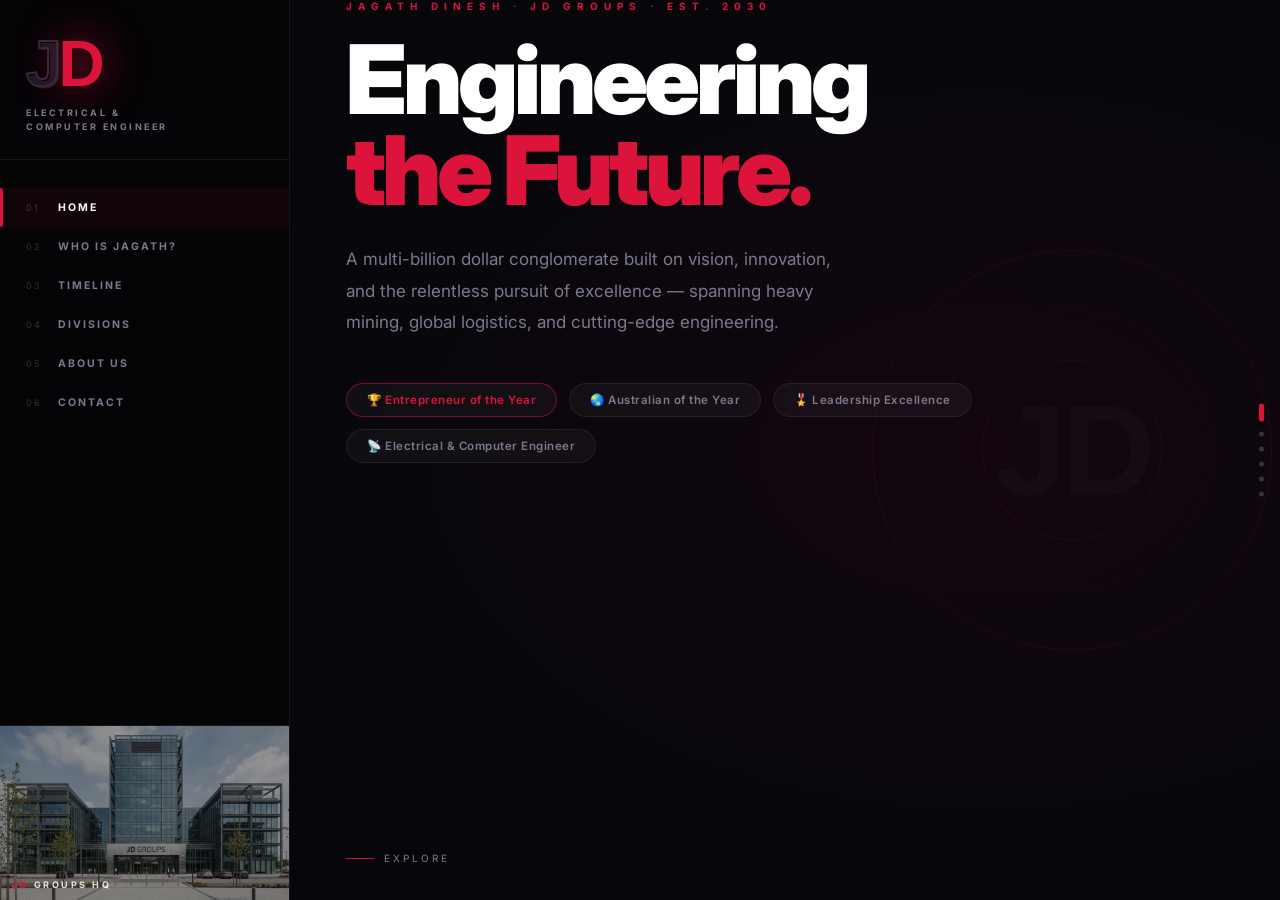
<file: index.html>
<!DOCTYPE html>
<html lang="en">
<head>
  <meta charset="UTF-8"/>
  <meta name="viewport" content="width=device-width, initial-scale=1.0"/>
  <meta name="description" content="Jagath Dinesh (JD) — Electrical & Computer Engineer, Entrepreneur of the Year, CEO of JD Groups."/>
  <title>JD | Jagath Dinesh — JD Groups</title>
  <link href="https://fonts.googleapis.com/css2?family=Inter:wght@300;400;500;600;700;800;900&display=swap" rel="stylesheet"/>
  <style>
    :root{
      --cr:#dc143c; --cr2:#ff2a52; --dark:#07070b; --darker:#050508;
      --glass:rgba(255,255,255,0.04); --gb:rgba(255,255,255,0.07);
      --muted:#7a7a8e; --sw:290px;
    }
    *,*::before,*::after{margin:0;padding:0;box-sizing:border-box}
    html{scroll-behavior:smooth}
    body{font-family:'Inter',sans-serif;color:#fff;background:var(--dark);display:flex;overflow:hidden;height:100vh}

    /* ── CANVAS BG ── */
    #bgc{position:fixed;inset:0;z-index:0;pointer-events:none}

    /* ══════════════════ SIDEBAR ══════════════════ */
    .sb{
      width:var(--sw);height:100vh;flex-shrink:0;
      background:rgba(5,5,8,.96);
      border-right:1px solid var(--gb);
      display:flex;flex-direction:column;
      z-index:200;position:relative;
      overflow:hidden;
    }

    /* brand */
    .brand{padding:32px 26px 24px;border-bottom:1px solid var(--gb)}
    .brand-jd{
      font-family:'Calibri','Segoe UI',sans-serif;
      font-size:64px;font-weight:900;line-height:1;
      letter-spacing:-3px;margin-bottom:10px;
    }
    .brand-jd .bj{
      color:transparent;
      -webkit-text-stroke:2px #2e2e3e;
      text-shadow:2px 2px 0 #1a1a26;
    }
    .brand-jd .bd{color:var(--cr);text-shadow:0 0 40px rgba(220,20,60,.7),0 0 80px rgba(220,20,60,.3)}
    .brand-sub{font-size:9px;font-weight:700;letter-spacing:2.5px;color:var(--muted);text-transform:uppercase;line-height:1.6}

    /* nav */
    nav{padding:28px 0;flex:1;overflow-y:auto}
    nav::-webkit-scrollbar{width:2px}
    nav::-webkit-scrollbar-thumb{background:var(--cr)}
    nav ul{list-style:none}
    nav a{
      display:flex;align-items:center;gap:14px;
      padding:13px 26px;text-decoration:none;
      color:var(--muted);font-size:10.5px;font-weight:700;
      letter-spacing:2px;text-transform:uppercase;
      transition:all .28s;position:relative;overflow:hidden;
    }
    nav a .nb{font-size:9px;color:rgba(255,255,255,.18);font-weight:400;min-width:18px}
    nav a::before{
      content:'';position:absolute;left:0;top:0;bottom:0;
      width:3px;background:var(--cr);
      transform:scaleY(0);transition:transform .28s;border-radius:0 3px 3px 0;
    }
    nav a:hover,nav a.active{color:#fff;background:rgba(220,20,60,.06)}
    nav a:hover::before,nav a.active::before{transform:scaleY(1)}

    /* sidebar HQ photo */
    .sb-img{
      position:relative;flex-shrink:0;height:175px;overflow:hidden;
      border-top:1px solid var(--gb);
    }
    .sb-img img{width:100%;height:100%;object-fit:cover;filter:brightness(.6) saturate(.7);transition:.4s}
    .sb-img:hover img{filter:brightness(.88) saturate(1)}
    .sb-img-tag{
      position:absolute;bottom:10px;left:12px;
      font-size:9px;font-weight:700;letter-spacing:2.5px;text-transform:uppercase;
      color:rgba(255,255,255,.85);
    }
    .sb-img-tag span{color:var(--cr)}

    /* ══════════════════ MAIN ══════════════════ */
    .main{
      flex:1;height:100vh;
      overflow-y:scroll;scroll-snap-type:y mandatory;
      position:relative;z-index:1;
    }
    .main::-webkit-scrollbar{width:3px}
    .main::-webkit-scrollbar-thumb{background:var(--cr);border-radius:2px}

    /* progress dots */
    .dots{
      position:fixed;right:16px;top:50%;transform:translateY(-50%);
      z-index:300;display:flex;flex-direction:column;gap:10px;
    }
    .dot{
      width:5px;height:5px;border-radius:50%;
      background:rgba(255,255,255,.18);cursor:pointer;
      transition:all .3s;
    }
    .dot.on{background:var(--cr);height:18px;border-radius:3px}
    .dot:hover{background:rgba(220,20,60,.6)}

    /* ══════════════════ SLIDES ══════════════════ */
    .slide{height:100vh;scroll-snap-align:start;display:flex;align-items:center;position:relative;overflow:hidden}
    .si{width:100%;height:100%;padding:0 56px;display:flex;align-items:center;position:relative;z-index:2}

    /* shared headings */
    .eyebrow{font-size:9.5px;letter-spacing:5px;color:var(--cr);font-weight:700;text-transform:uppercase;margin-bottom:14px}
    .sh{font-size:clamp(32px,3.6vw,50px);font-weight:900;line-height:1.08;letter-spacing:-1.5px;margin-bottom:0}
    .sh::after{content:'';display:block;width:46px;height:4px;background:var(--cr);margin-top:14px;border-radius:2px}

    /* ── SLIDE 1 ── */
    #s1{background:radial-gradient(ellipse at 70% 50%,#130610 0%,var(--dark) 70%)}
    #s1 .si{flex-direction:column;align-items:flex-start;justify-content:center}

    .h1-eye{font-size:10px;letter-spacing:6px;color:var(--cr);font-weight:700;text-transform:uppercase;
      margin-bottom:22px;opacity:0;animation:up .8s .1s forwards}
    .h1-title{font-size:clamp(58px,7.5vw,100px);font-weight:900;line-height:.95;
      letter-spacing:-4px;margin-bottom:28px;opacity:0;animation:up .8s .3s forwards}
    .h1-title em{color:var(--cr);font-style:normal;display:block}
    .h1-body{font-size:17px;color:var(--muted);max-width:500px;line-height:1.85;
      margin-bottom:44px;opacity:0;animation:up .8s .5s forwards}
    .pills{display:flex;gap:12px;flex-wrap:wrap;opacity:0;animation:up .8s .7s forwards}
    .pill{
      padding:9px 20px;border:1px solid var(--gb);border-radius:30px;
      font-size:11.5px;font-weight:600;letter-spacing:.5px;color:var(--muted);
      background:var(--glass);backdrop-filter:blur(10px);transition:all .3s;cursor:default;
    }
    .pill:hover{border-color:var(--cr);color:#fff;background:rgba(220,20,60,.1)}
    .pill.red{border-color:rgba(220,20,60,.5);color:var(--cr)}

    /* right decoration */
    .s1r{position:absolute;right:0;top:0;bottom:0;width:42%;
      display:flex;align-items:center;justify-content:center;pointer-events:none}
    .ring{position:absolute;border-radius:50%;border:1px solid rgba(220,20,60,.12);animation:spin 20s linear infinite}
    .ring:nth-child(2){width:280px;height:280px;animation-direction:reverse;animation-duration:13s;border-color:rgba(220,20,60,.07)}
    .ring:nth-child(3){width:180px;height:180px;animation-duration:9s}
    .ring:nth-child(1){width:400px;height:400px}
    .rjd{font-size:130px;font-weight:900;color:rgba(255,255,255,.025);
      font-family:'Calibri',sans-serif;letter-spacing:-6px;user-select:none}
    @keyframes spin{to{transform:rotate(360deg)}}
    @keyframes up{from{opacity:0;transform:translateY(28px)}to{opacity:1;transform:translateY(0)}}

    /* ── SLIDE 2 ── */
    #s2{background:#08080c}
    #s2 .si{gap:44px}

    .s2l{flex:1;min-width:0}
    .s2r{flex:0 0 420px;display:flex;flex-direction:column;gap:14px}

    .acc-list{display:flex;flex-direction:column;gap:12px;margin:26px 0 26px}
    .acc{
      display:flex;align-items:center;gap:14px;
      padding:14px 18px;background:var(--glass);
      border:1px solid var(--gb);border-radius:12px;
      transition:all .3s;cursor:default;
    }
    .acc:hover{background:rgba(220,20,60,.07);border-color:rgba(220,20,60,.3);transform:translateX(6px)}
    .acc .ic{font-size:26px;flex-shrink:0}
    .acc strong{display:block;font-size:14px;font-weight:700;margin-bottom:3px}
    .acc span{font-size:12px;color:var(--muted)}

    /* slide 2 images */
    .s2-portrait{
      border-radius:14px;overflow:hidden;height:340px;
      border:1px solid var(--gb);box-shadow:0 20px 60px rgba(0,0,0,.6);
    }
    .s2-portrait img{width:100%;height:100%;object-fit:cover;object-position:top;transition:.5s}
    .s2-portrait:hover img{transform:scale(1.05)}

    .s2-export{
      border-radius:14px;overflow:hidden;height:200px;
      border:2px solid rgba(220,20,60,.4);box-shadow:0 10px 40px rgba(220,20,60,.2);
    }
    .s2-export img{width:100%;height:100%;object-fit:cover;transition:.5s}
    .s2-export:hover img{transform:scale(1.05)}

    /* animated map */
    .mapbox{background:var(--glass);border:1px solid var(--gb);border-radius:12px;padding:14px;margin-top:4px}
    .mapbox h4{font-size:9px;letter-spacing:3px;text-transform:uppercase;color:var(--muted);font-weight:700;margin-bottom:10px}
    .mapsvg{border-radius:8px;overflow:hidden;background:#0b0b12}

    /* ── SLIDE 3 ── */
    #s3{background:linear-gradient(160deg,#08080c 0%,#0d0812 100%)}
    #s3 .si{flex-direction:column;align-items:flex-start;justify-content:center}

    .tl-grid{display:grid;grid-template-columns:repeat(4,1fr);gap:20px;width:100%;margin-top:44px}
    .tlc{
      background:var(--glass);border:1px solid var(--gb);border-radius:16px;
      padding:26px 22px;position:relative;overflow:hidden;transition:all .38s;cursor:default;
    }
    .tlc::before{
      content:'';position:absolute;top:0;left:0;right:0;height:3px;
      background:linear-gradient(90deg,var(--cr),transparent);
      transform:scaleX(0);transform-origin:left;transition:transform .38s;
    }
    .tlc:hover{transform:translateY(-9px);background:rgba(255,255,255,.06);border-color:rgba(220,20,60,.35)}
    .tlc:hover::before{transform:scaleX(1)}
    .tl-dot{position:absolute;top:18px;right:18px;width:8px;height:8px;
      border-radius:50%;background:var(--cr);box-shadow:0 0 14px var(--cr)}
    .tl-yr{font-size:40px;font-weight:900;color:var(--cr);letter-spacing:-2px;line-height:1;margin-bottom:14px;
      text-shadow:0 0 30px rgba(220,20,60,.35)}
    .tlc h3{font-size:15px;font-weight:700;margin-bottom:9px}
    .tlc p{font-size:12.5px;color:var(--muted);line-height:1.75}

    /* ── SLIDE 4 ── */
    #s4{background:#08080c}
    #s4 .si{flex-direction:column;align-items:flex-start;justify-content:center}

    .div-grid{display:flex;gap:24px;width:100%;margin-top:42px}
    .dc{
      flex:1;border-radius:18px;overflow:hidden;
      background:var(--glass);border:1px solid var(--gb);
      transition:all .4s;cursor:default;
    }
    .dc:hover{transform:translateY(-12px);box-shadow:0 30px 70px rgba(0,0,0,.7);border-color:rgba(220,20,60,.4)}
    .dc-img{height:230px;overflow:hidden;position:relative}
    .dc-img img{width:100%;height:100%;object-fit:cover;transition:.6s;filter:brightness(.82)}
    .dc:hover .dc-img img{transform:scale(1.09);filter:brightness(1)}
    .dc-img .dov{position:absolute;inset:0;background:linear-gradient(to top,rgba(0,0,0,.7) 0%,transparent 60%)}
    .dc-body{padding:26px}
    .dc-tag{display:inline-block;font-size:9px;letter-spacing:3px;text-transform:uppercase;
      color:var(--cr);font-weight:700;border:1px solid rgba(220,20,60,.4);
      padding:4px 12px;border-radius:20px;margin-bottom:13px}
    .dc-body h3{font-size:22px;font-weight:800;margin-bottom:11px}
    .dc-body p{font-size:13px;color:var(--muted);line-height:1.75}
    .dc-stats{margin-top:18px;padding-top:18px;border-top:1px solid var(--gb);display:flex;gap:16px}
    .dcs{text-align:center;flex:1}
    .dcs .n{font-size:20px;font-weight:800}
    .dcs .l{font-size:9px;letter-spacing:2px;color:var(--muted);text-transform:uppercase;margin-top:3px}

    /* ── SLIDE 5 ── */
    #s5{background:linear-gradient(135deg,#07070b 0%,#0e080f 100%)}
    #s5 .si{gap:56px}

    .s5l{flex:1;min-width:0}
    .s5r{flex:0 0 320px}

    .s5-body{font-size:15px;color:var(--muted);line-height:1.9;margin:8px 0 36px}
    .stats-g{display:grid;grid-template-columns:1fr 1fr;gap:18px}
    .sc{
      background:var(--glass);border:1px solid var(--gb);border-radius:14px;
      padding:28px 20px;text-align:center;position:relative;overflow:hidden;transition:all .3s;
    }
    .sc::before{content:'';position:absolute;top:0;left:0;right:0;height:3px;background:var(--cr)}
    .sc:hover{transform:translateY(-6px);border-color:rgba(220,20,60,.4)}
    .sc .sn{
      font-size:52px;font-weight:900;letter-spacing:-2px;line-height:1;margin-bottom:8px;
      background:linear-gradient(135deg,#fff,var(--cr));
      -webkit-background-clip:text;-webkit-text-fill-color:transparent;
    }
    .sc .sl{font-size:10px;letter-spacing:2.5px;text-transform:uppercase;color:var(--muted);font-weight:600}

    .s5-img{border-radius:14px;overflow:hidden;height:500px;
      border:1px solid var(--gb);box-shadow:0 20px 60px rgba(0,0,0,.6)}
    .s5-img img{width:100%;height:100%;object-fit:cover;display:block;transition:.5s}
    .s5-img:hover img{transform:scale(1.04)}

    /* ── SLIDE 6 ── */
    #s6{background:#07070b}
    #s6 .si{flex-direction:column;align-items:center;justify-content:center;text-align:center}

    .s6h{margin-bottom:44px}
    .s6h .sh{font-size:clamp(36px,4vw,54px)}
    .s6h .sh::after{margin:14px auto 0}
    .s6h p{font-size:15px;color:var(--muted);max-width:460px;margin:18px auto 0;line-height:1.75}

    .cform{
      width:100%;max-width:540px;
      background:var(--glass);border:1px solid var(--gb);
      border-radius:18px;padding:38px;backdrop-filter:blur(20px);
    }
    .frow{display:flex;gap:14px}
    .fg{flex:1;margin-bottom:16px}
    .fg input,.fg textarea{
      width:100%;background:rgba(255,255,255,.04);
      border:1px solid var(--gb);border-radius:9px;
      color:#fff;font-family:'Inter',sans-serif;font-size:13.5px;
      padding:13px 16px;outline:none;transition:all .3s;resize:none;
    }
    .fg input:focus,.fg textarea:focus{border-color:var(--cr);background:rgba(220,20,60,.05)}
    .fg input::placeholder,.fg textarea::placeholder{color:rgba(255,255,255,.22)}
    .sbtn{
      width:100%;padding:15px;background:var(--cr);border:none;border-radius:9px;
      color:#fff;font-size:13px;font-weight:700;letter-spacing:2px;
      text-transform:uppercase;cursor:pointer;transition:all .3s;
    }
    .sbtn:hover{background:var(--cr2);transform:translateY(-2px);box-shadow:0 12px 32px rgba(220,20,60,.4)}
    .cfoot{margin-top:26px;font-size:11.5px;color:var(--muted);display:flex;gap:24px;justify-content:center}
    .cfoot a{color:var(--muted);text-decoration:none;transition:color .3s}
    .cfoot a:hover{color:var(--cr)}
    .sep{color:rgba(255,255,255,.1)}
  </style>
</head>
<body>

<canvas id="bgc"></canvas>

<!-- ═══ SIDEBAR ═══ -->
<aside class="sb">
  <div class="brand">
    <div class="brand-jd"><span class="bj">J</span><span class="bd">D</span></div>
    <div class="brand-sub">Electrical &amp;<br>Computer Engineer</div>
  </div>

  <nav>
    <ul>
      <li><a href="#s1" class="active" data-i="0"><span class="nb">01</span>Home</a></li>
      <li><a href="#s2" data-i="1"><span class="nb">02</span>Who is Jagath?</a></li>
      <li><a href="#s3" data-i="2"><span class="nb">03</span>Timeline</a></li>
      <li><a href="#s4" data-i="3"><span class="nb">04</span>Divisions</a></li>
      <li><a href="#s5" data-i="4"><span class="nb">05</span>About Us</a></li>
      <li><a href="#s6" data-i="5"><span class="nb">06</span>Contact</a></li>
    </ul>
  </nav>

  <!-- JD Groups HQ — image 2 pinned in sidebar -->
  <div class="sb-img">
    <img src="image7.jpg" alt="JD Groups Headquarters"/>
    <div class="sb-img-tag"><span>JD</span> Groups HQ</div>
  </div>
</aside>

<!-- ═══ PROGRESS DOTS ═══ -->
<div class="dots">
  <div class="dot on" data-i="0"></div>
  <div class="dot" data-i="1"></div>
  <div class="dot" data-i="2"></div>
  <div class="dot" data-i="3"></div>
  <div class="dot" data-i="4"></div>
  <div class="dot" data-i="5"></div>
</div>

<!-- ═══ MAIN ═══ -->
<main class="main" id="main">

  <!-- ▌S1 — TITLE -->
  <section class="slide" id="s1">
    <div class="si">
      <div style="flex:1;padding-right:40px">
        <div class="h1-eye">Jagath Dinesh · JD Groups · Est. 2030</div>
        <h1 class="h1-title">Engineering<em>the Future.</em></h1>
        <p class="h1-body">A multi-billion dollar conglomerate built on vision, innovation, and the relentless pursuit of excellence — spanning heavy mining, global logistics, and cutting-edge engineering.</p>
        <div class="pills">
          <div class="pill red">🏆 Entrepreneur of the Year</div>
          <div class="pill">🌏 Australian of the Year</div>
          <div class="pill">🎖️ Leadership Excellence</div>
          <div class="pill">📡 Electrical &amp; Computer Engineer</div>
        </div>
      </div>
      <div class="s1r">
        <div class="ring"></div>
        <div class="ring"></div>
        <div class="ring"></div>
        <div class="rjd">JD</div>
      </div>
    </div>
    <a href="#s2" style="position:absolute;bottom:36px;left:56px;display:flex;align-items:center;gap:10px;
      text-decoration:none;font-size:10px;letter-spacing:3px;text-transform:uppercase;color:var(--muted);
      animation:bounce 2s 1.5s ease-in-out infinite">
      <span style="width:28px;height:1px;background:var(--cr);display:block"></span> Explore
    </a>
  </section>

  <!-- ▌S2 — WHO IS JAGATH -->
  <section class="slide" id="s2">
    <div class="si">
      <!-- LEFT -->
      <div class="s2l">
        <div class="eyebrow">Profile · Leadership</div>
        <h2 class="sh" style="margin-bottom:0">Who is Jagath?</h2>

        <div class="acc-list">
          <div class="acc">
            <span class="ic">🏆</span>
            <div><strong>Entrepreneur of the Year</strong><span>Transformational global business impact</span></div>
          </div>
          <div class="acc">
            <span class="ic">🌏</span>
            <div><strong>Australian of the Year</strong><span>Outstanding contribution to national growth</span></div>
          </div>
          <div class="acc">
            <span class="ic">🎖️</span>
            <div><strong>Leadership Excellence Award</strong><span>Top-tier leader across multi-billion enterprises</span></div>
          </div>
          <div class="acc">
            <span class="ic">📡</span>
            <div><strong>Electrical &amp; Computer Engineer</strong><span>Visionary technologist driving innovation</span></div>
          </div>
        </div>

        <!-- ANIMATED WORLD MAP -->
        <div class="mapbox">
          <h4>🌐 JD Group — Global Presence</h4>
          <div class="mapsvg">
            <svg viewBox="0 0 780 280" xmlns="http://www.w3.org/2000/svg">
              <defs>
                <radialGradient id="mg" cx="50%" cy="50%" r="50%">
                  <stop offset="0%" stop-color="#0f0f1a"/>
                  <stop offset="100%" stop-color="#080810"/>
                </radialGradient>
              </defs>
              <rect width="780" height="280" fill="url(#mg)"/>
              <!-- grid -->
              <line x1="0" y1="140" x2="780" y2="140" stroke="rgba(255,255,255,0.04)" stroke-width="1"/>
              <line x1="390" y1="0" x2="390" y2="280" stroke="rgba(255,255,255,0.04)" stroke-width="1"/>
              <line x1="0" y1="70" x2="780" y2="70" stroke="rgba(255,255,255,0.025)" stroke-width=".5"/>
              <line x1="0" y1="210" x2="780" y2="210" stroke="rgba(255,255,255,0.025)" stroke-width=".5"/>
              <line x1="195" y1="0" x2="195" y2="280" stroke="rgba(255,255,255,0.025)" stroke-width=".5"/>
              <line x1="585" y1="0" x2="585" y2="280" stroke="rgba(255,255,255,0.025)" stroke-width=".5"/>
              <!-- Continents -->
              <path d="M60,44 L145,40 L162,65 L175,100 L155,130 L120,138 L80,120 L55,88Z" fill="rgba(255,255,255,0.07)" stroke="rgba(255,255,255,0.12)" stroke-width="1"/>
              <path d="M120,154 L162,148 L178,175 L172,218 L155,238 L132,228 L108,196 L100,170Z" fill="rgba(255,255,255,0.07)" stroke="rgba(255,255,255,0.12)" stroke-width="1"/>
              <path d="M320,44 L378,40 L395,62 L384,88 L355,92 L325,76Z" fill="rgba(255,255,255,0.07)" stroke="rgba(255,255,255,0.12)" stroke-width="1"/>
              <path d="M310,105 L382,94 L400,128 L406,178 L385,210 L355,218 L316,188 L295,148Z" fill="rgba(255,255,255,0.07)" stroke="rgba(255,255,255,0.12)" stroke-width="1"/>
              <!-- Asia -->
              <path d="M405,36 L590,32 L628,60 L618,118 L565,140 L505,128 L445,108 L408,78Z" fill="rgba(255,255,255,0.07)" stroke="rgba(255,255,255,0.12)" stroke-width="1"/>
              <!-- India highlighted -->
              <path d="M500,108 L526,103 L540,122 L535,158 L514,175 L494,162 L484,136Z" fill="rgba(220,20,60,0.28)" stroke="rgba(220,20,60,0.65)" stroke-width="1.5"/>
              <!-- Australia -->
              <path d="M570,170 L640,162 L668,188 L663,232 L628,248 L582,238 L552,212Z" fill="rgba(255,255,255,0.07)" stroke="rgba(255,255,255,0.12)" stroke-width="1"/>

              <!-- Animated routes -->
              <line x1="512" y1="140" x2="620" y2="205">
                <animate attributeName="stroke" values="rgba(220,20,60,0.5);rgba(220,20,60,0.1);rgba(220,20,60,0.5)" dur="2s" repeatCount="indefinite"/>
                <animate attributeName="stroke-width" values="1;1.5;1" dur="2s" repeatCount="indefinite"/>
                <animate attributeName="stroke-dasharray" from="0,200" to="200,0" dur="1.8s" repeatCount="indefinite"/>
              </line>
              <line x1="512" y1="140" x2="355" y2="64">
                <animate attributeName="stroke" values="rgba(220,20,60,0.5);rgba(220,20,60,0.1);rgba(220,20,60,0.5)" dur="2.4s" repeatCount="indefinite"/>
                <animate attributeName="stroke-width" values="1;1.5;1" dur="2.4s" repeatCount="indefinite"/>
                <animate attributeName="stroke-dasharray" from="0,300" to="300,0" dur="2.2s" repeatCount="indefinite"/>
              </line>
              <line x1="512" y1="140" x2="110" y2="100">
                <animate attributeName="stroke" values="rgba(220,20,60,0.3);rgba(220,20,60,0.05);rgba(220,20,60,0.3)" dur="3s" repeatCount="indefinite"/>
                <animate attributeName="stroke-dasharray" from="0,500" to="500,0" dur="2.8s" repeatCount="indefinite"/>
              </line>

              <!-- India HQ pulse -->
              <circle cx="512" cy="140" r="5" fill="#dc143c">
                <animate attributeName="r" values="4;8;4" dur="1.8s" repeatCount="indefinite"/>
                <animate attributeName="opacity" values="1;0.6;1" dur="1.8s" repeatCount="indefinite"/>
              </circle>
              <circle cx="512" cy="140" r="15" fill="none" stroke="rgba(220,20,60,0.4)" stroke-width="1">
                <animate attributeName="r" values="8;22;8" dur="1.8s" repeatCount="indefinite"/>
                <animate attributeName="opacity" values="0.8;0;0.8" dur="1.8s" repeatCount="indefinite"/>
              </circle>
              <text x="512" y="132" fill="rgba(255,255,255,0.9)" font-size="7.5" font-family="Inter,sans-serif" text-anchor="middle" font-weight="700">India HQ</text>

              <!-- Australia -->
              <circle cx="618" cy="204" r="4" fill="#dc143c">
                <animate attributeName="r" values="3;6;3" dur="2.2s" repeatCount="indefinite"/>
              </circle>
              <text x="618" y="197" fill="rgba(255,255,255,0.7)" font-size="6.5" font-family="Inter,sans-serif" text-anchor="middle">Australia</text>

              <!-- Europe -->
              <circle cx="355" cy="64" r="4" fill="#dc143c">
                <animate attributeName="r" values="3;6;3" dur="1.6s" repeatCount="indefinite"/>
              </circle>
              <text x="355" y="57" fill="rgba(255,255,255,0.7)" font-size="6.5" font-family="Inter,sans-serif" text-anchor="middle">Europe</text>

              <!-- USA -->
              <circle cx="110" cy="100" r="3.5" fill="#dc143c" opacity="0.8">
                <animate attributeName="r" values="2.5;5;2.5" dur="2.6s" repeatCount="indefinite"/>
              </circle>
              <text x="110" y="93" fill="rgba(255,255,255,0.6)" font-size="6.5" font-family="Inter,sans-serif" text-anchor="middle">Americas</text>
            </svg>
          </div>
        </div>
      </div>

      <!-- RIGHT — image1 (portrait) + image3 (JD Exporting) -->
      <div class="s2r">
        <div class="s2-portrait">
          <img src="image6.jpg" alt="Jagath Dinesh — Professional Portrait"/>
        </div>
        <div class="s2-export">
          <img src="image8.jpg" alt="JD Exporting — Global Logistics Port"/>
        </div>
      </div>
    </div>
  </section>

  <!-- ▌S3 — TIMELINE -->
  <section class="slide" id="s3">
    <div class="si">
      <div>
        <div class="eyebrow">Milestones · Growth</div>
        <h2 class="sh">Developments Timeline</h2>
      </div>
      <div class="tl-grid">
        <div class="tlc">
          <div class="tl-dot"></div>
          <div class="tl-yr">2030</div>
          <h3>Inception of JD Groups</h3>
          <p>Founded with a bold blueprint to revolutionize engineering, resource extraction, and global logistics from the ground up.</p>
        </div>
        <div class="tlc">
          <div class="tl-dot"></div>
          <div class="tl-yr">2032</div>
          <h3>Global Market Entry</h3>
          <p>Opened international branches across Asia-Pacific, Europe, and North America — establishing JD as a true global force.</p>
        </div>
        <div class="tlc">
          <div class="tl-dot"></div>
          <div class="tl-yr">2035</div>
          <h3>Mining Acquisitions</h3>
          <p>Strategic takeover of large-scale heavy mining operations. JD Mining PVT. became a continental industry powerhouse.</p>
        </div>
        <div class="tlc">
          <div class="tl-dot"></div>
          <div class="tl-yr">2037</div>
          <h3>Diversified Growth</h3>
          <p>Ranked Top 6 in India and Top 12 globally — achieving unprecedented dominance across mining, logistics, and tech sectors.</p>
        </div>
      </div>
    </div>
  </section>

  <!-- ▌S4 — DIVISIONS (image5=Mining, image3=Exporting used as card imgs) -->
  <section class="slide" id="s4">
    <div class="si">
      <div>
        <div class="eyebrow">Enterprise · Divisions</div>
        <h2 class="sh">Divisions under JD Groups</h2>
      </div>
      <div class="div-grid">
        <!-- Mining card — image10 (JD Mining PVT) -->
        <div class="dc">
          <div class="dc-img">
            <img src="image10.jpg" alt="JD Mining PVT"/>
            <div class="dov"></div>
          </div>
          <div class="dc-body">
            <div class="dc-tag">Heavy Industry</div>
            <h3>JD Mining PVT.</h3>
            <p>Industry-leading extraction and processing across multiple continents. Sustainable resource management redefined for the modern era with cutting-edge machinery.</p>
            <div class="dc-stats">
              <div class="dcs"><div class="n">12+</div><div class="l">Countries</div></div>
              <div class="dcs"><div class="n">5,000+</div><div class="l">Employees</div></div>
              <div class="dcs"><div class="n">$4.2B</div><div class="l">Revenue</div></div>
            </div>
          </div>
        </div>
        <!-- Exporting card — image8 (JD Exporting port) -->
        <div class="dc">
          <div class="dc-img">
            <img src="image8.jpg" alt="JD Exporting — Global Logistics"/>
            <div class="dov"></div>
          </div>
          <div class="dc-body">
            <div class="dc-tag">Global Logistics</div>
            <h3>JD Exporting &amp; Logistics</h3>
            <p>Connecting continents through state-of-the-art supply chains, real-time tracking, and world-class port operations spanning Dubai, Hamburg, Singapore, and beyond.</p>
            <div class="dc-stats">
              <div class="dcs"><div class="n">40+</div><div class="l">Ports</div></div>
              <div class="dcs"><div class="n">200+</div><div class="l">Routes</div></div>
              <div class="dcs"><div class="n">$2.8B</div><div class="l">Revenue</div></div>
            </div>
          </div>
        </div>
      </div>
    </div>
  </section>

  <!-- ▌S5 — ABOUT US  (image9 = Indian Express) -->
  <section class="slide" id="s5">
    <div class="si">
      <div class="s5l">
        <div class="eyebrow">Rankings · Excellence</div>
        <h2 class="sh">About Us &amp; Rankings</h2>
        <p class="s5-body">JD Groups represents the pinnacle of modern enterprise. Founded by Jagath Dinesh — Electrical &amp; Computer Engineer and visionary leader — the conglomerate has risen from a bold 2030 startup to a globally respected powerhouse. With unwavering commitment to innovation, sustainability, and excellence, JD Groups continues to redefine what's possible.</p>
        <div class="stats-g">
          <div class="sc"><div class="sn" data-end="6" data-prefix="#">#6</div><div class="sl">Top in India</div></div>
          <div class="sc"><div class="sn" data-end="12" data-prefix="#">#12</div><div class="sl">Global Ranking</div></div>
          <div class="sc"><div class="sn">$7B+</div><div class="sl">Total Revenue</div></div>
          <div class="sc"><div class="sn">40+</div><div class="sl">Countries</div></div>
        </div>
      </div>
      <div class="s5r">
        <div class="s5-img">
          <img src="image9.jpg" alt="Indian Express — Work Hard Get Success"/>
        </div>
      </div>
    </div>
  </section>

  <!-- ▌S6 — CONTACT -->
  <section class="slide" id="s6">
    <div class="si">
      <div class="s6h">
        <div class="eyebrow">Business Inquiries · Q&amp;A</div>
        <h2 class="sh">Let's Build<br><span style="color:var(--cr)">Something Great</span></h2>
        <p>Partner with JD Groups — a global leader in mining, logistics, and engineering. Our executive team is ready to connect with your vision.</p>
      </div>
      <form class="cform" onsubmit="submitForm(event)">
        <div class="frow">
          <div class="fg"><input type="text" placeholder="First Name" required/></div>
          <div class="fg"><input type="text" placeholder="Last Name" required/></div>
        </div>
        <div class="fg"><input type="email" placeholder="Corporate Email" required/></div>
        <div class="fg"><input type="text" placeholder="Company / Organization"/></div>
        <div class="fg"><textarea rows="4" placeholder="Describe your inquiry or partnership interest..." required></textarea></div>
        <button class="sbtn" id="sbtn" type="submit">Send Inquiry →</button>
      </form>
      <div class="cfoot">
        <a href="mailto:contact@jdgroups.com">contact@jdgroups.com</a>
        <span class="sep">|</span>
        <a href="#">+61 400 000 000</a>
        <span class="sep">|</span>
        <a href="#">LinkedIn</a>
      </div>
    </div>
  </section>

</main>

<script>
/* ───── ANIMATED PARTICLE BACKGROUND ───── */
(()=>{
  const c=document.getElementById('bgc'),x=c.getContext('2d');
  let W,H,P=[];
  const N=55,CR='rgba(220,20,60,';
  const res=()=>{W=c.width=innerWidth;H=c.height=innerHeight};
  const rand=(a,b)=>a+Math.random()*(b-a);
  const init=()=>{
    P=[];
    for(let i=0;i<N;i++) P.push({
      x:rand(0,W),y:rand(0,H),
      vx:rand(-.28,.28),vy:rand(-.28,.28),
      r:rand(.8,2.2),a:rand(.08,.45),
      red:Math.random()<.22
    });
  };
  const draw=()=>{
    // gradient bg
    const g=x.createLinearGradient(0,0,W,H);
    g.addColorStop(0,'#07070b');g.addColorStop(.5,'#0d0812');g.addColorStop(1,'#07070b');
    x.fillStyle=g;x.fillRect(0,0,W,H);
    P.forEach(p=>{
      p.x+=p.vx;p.y+=p.vy;
      if(p.x<0)p.x=W;if(p.x>W)p.x=0;
      if(p.y<0)p.y=H;if(p.y>H)p.y=0;
      x.beginPath();x.arc(p.x,p.y,p.r,0,Math.PI*2);
      x.fillStyle=p.red?CR+p.a+')':'rgba(255,255,255,'+(p.a*.35)+')';
      x.fill();
      P.forEach(q=>{
        const dx=p.x-q.x,dy=p.y-q.y,d=Math.sqrt(dx*dx+dy*dy);
        if(d<110){
          x.beginPath();x.moveTo(p.x,p.y);x.lineTo(q.x,q.y);
          const al=(1-d/110)*.045;
          x.strokeStyle=(p.red||q.red)?CR+al+')':'rgba(255,255,255,'+(al*.5)+')';
          x.lineWidth=.5;x.stroke();
        }
      });
    });
    requestAnimationFrame(draw);
  };
  addEventListener('resize',()=>{res();init()});
  res();init();draw();
})();

/* ───── NAV + SCROLL SYNC ───── */
const main=document.getElementById('main');
const slides=[...document.querySelectorAll('.slide')];
const navAs=[...document.querySelectorAll('nav a')];
const dots=[...document.querySelectorAll('.dot')];

function setActive(i){
  navAs.forEach((a,j)=>a.classList.toggle('active',i===j));
  dots.forEach((d,j)=>d.classList.toggle('on',i===j));
}

main.addEventListener('scroll',()=>{
  let cur=0;
  slides.forEach((s,i)=>{if(main.scrollTop>=s.offsetTop-s.clientHeight*.35)cur=i;});
  setActive(cur);
});

navAs.forEach(a=>a.addEventListener('click',e=>{
  e.preventDefault();
  document.querySelector(a.getAttribute('href')).scrollIntoView({behavior:'smooth'});
}));

dots.forEach((d,i)=>d.addEventListener('click',()=>slides[i].scrollIntoView({behavior:'smooth'})));

document.addEventListener('keydown',e=>{
  const cur=slides.findIndex(s=>{const r=s.getBoundingClientRect();return r.top>=-10&&r.top<innerHeight*.5;});
  if(e.key==='ArrowDown'||e.key==='PageDown'){e.preventDefault();if(cur<slides.length-1)slides[cur+1].scrollIntoView({behavior:'smooth'});}
  else if(e.key==='ArrowUp'||e.key==='PageUp'){e.preventDefault();if(cur>0)slides[cur-1].scrollIntoView({behavior:'smooth'});}
});

/* ───── CONTACT FORM ───── */
function submitForm(e){
  e.preventDefault();
  const b=document.getElementById('sbtn');
  b.textContent='✓ Message Sent!';b.style.background='#22c55e';b.disabled=true;
  setTimeout(()=>{b.textContent='Send Inquiry →';b.style.background='';b.disabled=false;e.target.reset();},3000);
}

/* ───── CSS bounce keyframe ───── */
const style=document.createElement('style');
style.textContent='@keyframes bounce{0%,100%{transform:translateY(0)}50%{transform:translateY(7px)}}';
document.head.appendChild(style);
</script>
</body>
</html>
</file>
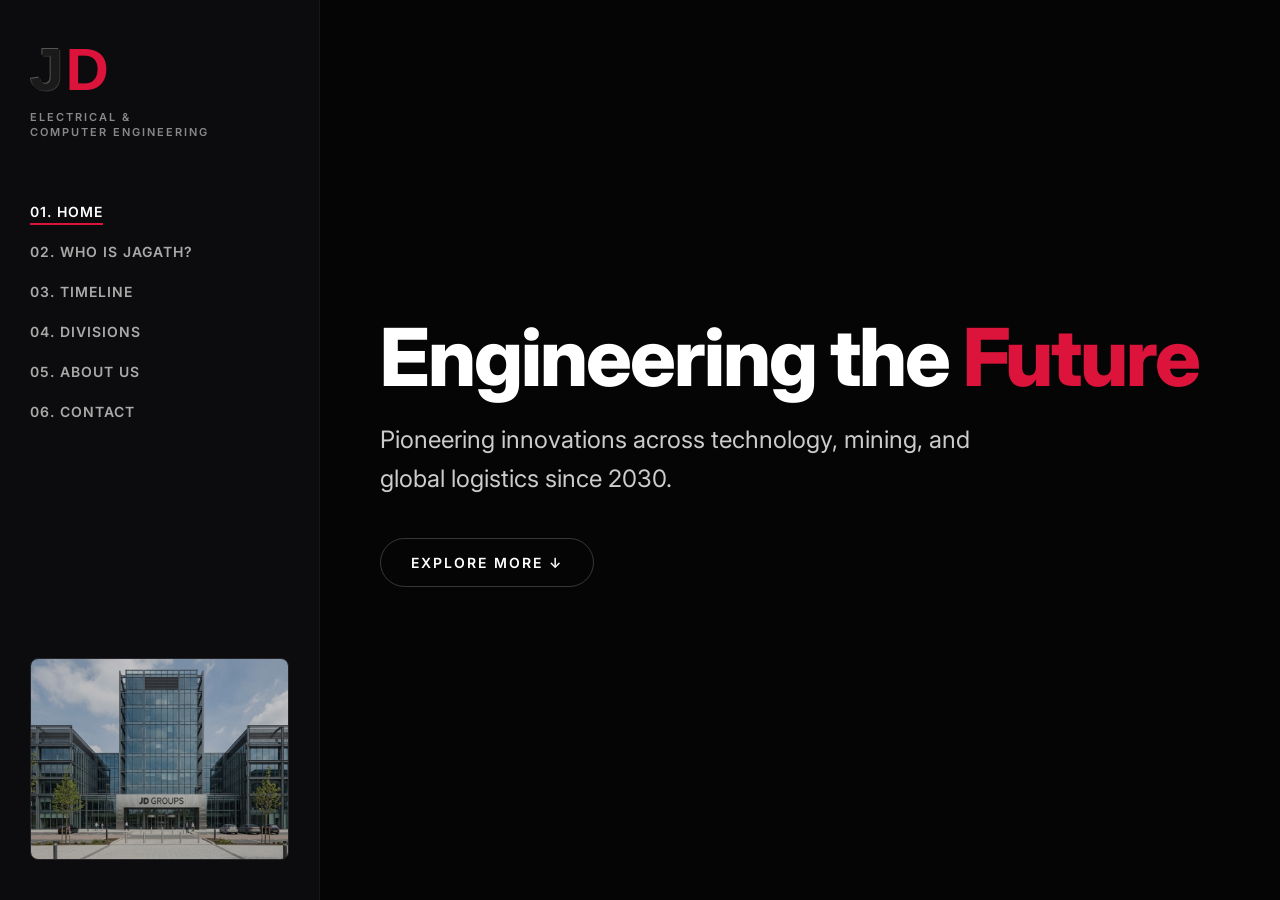
<file: test.html>
<!DOCTYPE html>
<html lang="en">
<head>
    <meta charset="UTF-8">
    <meta name="viewport" content="width=device-width, initial-scale=1.0">
    <meta name="description" content="JD Groups - Engineering the Future. Portoflio of Jagath, featuring heavy mining, global logistics, and electrical & computer engineering.">
    <title>JD | Electrical & Computer Engineering</title>
    <link rel="stylesheet" href="styles.css">
    <link href="https://fonts.googleapis.com/css2?family=Inter:wght@300;400;600;800&display=swap" rel="stylesheet">
</head>
<body>
    <div class="animated-background"></div>

    <!-- Sidebar / Navigation -->
    <aside class="sidebar">
        <div class="brand">
            <h1 class="brand-title">
                <span class="j">J</span><span class="d">D</span>
            </h1>
            <p class="brand-subtitle">ELECTRICAL &<br>COMPUTER ENGINEERING</p>
        </div>
        <nav class="nav">
            <ul>
                <li><a href="#slide1" class="active">01. Home</a></li>
                <li><a href="#slide2">02. Who is Jagath?</a></li>
                <li><a href="#slide3">03. Timeline</a></li>
                <li><a href="#slide4">04. Divisions</a></li>
                <li><a href="#slide5">05. About Us</a></li>
                <li><a href="#slide6">06. Contact</a></li>
            </ul>
        </nav>
        <div class="sidebar-image">
            <img src="image2.jpg" alt="JD Groups Building" onerror="this.src='https://via.placeholder.com/300x400?text=JD+Groups+Building'">
        </div>
    </aside>

    <!-- Main Content (Slides) -->
    <main class="content">
        <!-- Slide 1: Title Slide -->
        <section id="slide1" class="slide">
            <div class="slide-content">
                <h2 class="hero-title">Engineering the <span class="highlight">Future</span></h2>
                <p class="hero-desc">Pioneering innovations across technology, mining, and global logistics since 2030.</p>
                <a href="#slide2" class="scroll-down">Explore More &darr;</a>
            </div>
        </section>

        <!-- Slide 2: Who is Jagath? -->
        <section id="slide2" class="slide">
            <div class="slide-content dual-col">
                <div class="text-col">
                    <h2 class="slide-title">Who is Jagath?</h2>
                    <ul class="accolades">
                        <li>
                            <span class="icon">🏆</span>
                            <div>
                                <strong>Entrepreneur of the Year</strong>
                                <p>Recognized for exceptional business growth</p>
                            </div>
                        </li>
                        <li>
                            <span class="icon">🎖️</span>
                            <div>
                                <strong>Australian of the Year</strong>
                                <p>Honored for outstanding national contribution</p>
                            </div>
                        </li>
                        <li>
                            <span class="icon">🌟</span>
                            <div>
                                <strong>Excellence in Leadership</strong>
                                <p>Guiding teams to unprecedented global success</p>
                            </div>
                        </li>
                    </ul>
                    
                    <div class="map-container">
                        <h3>JD Group Global Presence</h3>
                        <div class="animated-map">
                            <div class="map-grid"></div>
                            <div class="pulse-dot" style="top: 30%; left: 20%;"></div>
                            <div class="pulse-dot" style="top: 50%; left: 70%;"></div>
                            <div class="pulse-dot" style="top: 40%; left: 50%;"></div>
                            <div class="pulse-dot" style="top: 70%; left: 80%;"></div>
                        </div>
                    </div>
                </div>
                <div class="img-col grid-col">
                    <div class="img-wrapper portrait-wrapper">
                        <img src="image1.jpg" alt="Jagath Professional Portrait" class="portrait" onerror="this.src='https://via.placeholder.com/400x500?text=Portrait'">
                    </div>
                    <div class="img-wrapper mag-wrapper">
                        <img src="image3.jpg" alt="Fortune Young Entrepreneur" class="magazine-cover" onerror="this.src='https://via.placeholder.com/300x400?text=Fortune+Cover'">
                    </div>
                </div>
            </div>
        </section>

        <!-- Slide 3: Timeline -->
        <section id="slide3" class="slide">
            <div class="slide-content">
                <h2 class="slide-title">Developments Timeline</h2>
                <div class="timeline">
                    <div class="timeline-item">
                        <div class="timeline-dot"></div>
                        <div class="year">2030</div>
                        <div class="info">
                            <h3>Inception of JD Groups</h3>
                            <p>Founded with a vision to revolutionize engineering and logistics.</p>
                        </div>
                    </div>
                    <div class="timeline-item">
                        <div class="timeline-dot"></div>
                        <div class="year">2032</div>
                        <div class="info">
                            <h3>Expansion into Global Markets</h3>
                            <p>Established first international branches in key economic zones.</p>
                        </div>
                    </div>
                    <div class="timeline-item">
                        <div class="timeline-dot"></div>
                        <div class="year">2035</div>
                        <div class="info">
                            <h3>Major Acquisitions in Mining</h3>
                            <p>Strategic takeover of large-scale heavy mining operations.</p>
                        </div>
                    </div>
                    <div class="timeline-item">
                        <div class="timeline-dot"></div>
                        <div class="year">2037</div>
                        <div class="info">
                            <h3>Diversified Growth</h3>
                            <p>Achieved unprecedented market dominance across multiple sectors.</p>
                        </div>
                    </div>
                </div>
            </div>
        </section>

        <!-- Slide 4: Divisions -->
        <section id="slide4" class="slide">
            <div class="slide-content">
                <h2 class="slide-title">Divisions under JD Groups</h2>
                <div class="cards-container">
                    <div class="card">
                        <div class="card-img-wrapper">
                            <img src="image4.jpg" alt="JD Mining PVT" onerror="this.src='https://via.placeholder.com/600x400?text=JD+Mining'">
                        </div>
                        <div class="card-body">
                            <h3>Heavy Mining</h3>
                            <p>Industry-leading extraction, processing facilities, and sustainable resource management worldwide.</p>
                        </div>
                    </div>
                    <div class="card">
                        <div class="card-img-wrapper">
                            <div class="placeholder-gradient"></div>
                        </div>
                        <div class="card-body">
                            <h3>Global Logistics & Exporting</h3>
                            <p>Connecting continents through state-of-the-art supply chain networks and advanced tracking systems.</p>
                        </div>
                    </div>
                </div>
            </div>
        </section>

        <!-- Slide 5: About Us & Rankings -->
        <section id="slide5" class="slide">
            <div class="slide-content dual-col">
                <div class="text-col">
                    <h2 class="slide-title">About Us & Rankings</h2>
                    <p class="about-desc">JD Groups represents the pinnacle of modern enterprise. With an unrelenting pursuit of excellence, we have secured our position among the world's most elite organizations.</p>
                    <div class="stats">
                        <div class="stat-box">
                            <span class="stat-num">#6</span>
                            <span class="stat-label">In India</span>
                        </div>
                        <div class="stat-box">
                            <span class="stat-num">#12</span>
                            <span class="stat-label">Globally</span>
                        </div>
                    </div>
                </div>
                <div class="img-col">
                    <div class="img-wrapper">
                        <img src="image5.jpg" alt="Indian Express Cover" class="magazine-cover large" onerror="this.src='https://via.placeholder.com/500x700?text=Indian+Express+Cover'">
                    </div>
                </div>
            </div>
        </section>

        <!-- Slide 6: Contact -->
        <section id="slide6" class="slide">
            <div class="slide-content contact-content">
                <h2 class="slide-title">Business Inquiries</h2>
                <p class="contact-desc">Ready to partner with a global leader? Reach out to our executive team today.</p>
                <form class="contact-form" onsubmit="event.preventDefault(); alert('Message Sent Successfully!');">
                    <div class="input-group">
                        <input type="text" placeholder="Full Name" required>
                    </div>
                    <div class="input-group">
                        <input type="email" placeholder="Corporate Email" required>
                    </div>
                    <div class="input-group">
                        <textarea placeholder="Message / Inquiry Details" rows="6" required></textarea>
                    </div>
                    <button type="submit" class="btn">Send Message</button>
                </form>
            </div>
        </section>
    </main>

    <script src="script.js"></script>
</body>
</html>
</file>
<file: styles.css>
/* Reset and Base Styles */
* {
    margin: 0;
    padding: 0;
    box-sizing: border-box;
}

/* Fallback for Calibri */
@font-face {
    font-family: 'Calibri';
    src: local('Calibri');
    /* Will fallback to sans-serif if not installed on system, but usually Windows has it */
}

body, html {
    height: 100%;
    font-family: 'Inter', sans-serif;
    color: #ffffff;
    overflow: hidden; /* We'll handle scrolling in the main content area */
    background-color: #050505;
}

/* Animated Background */
.animated-background {
    position: fixed;
    top: 0;
    left: 0;
    width: 100vw;
    height: 100vh;
    z-index: -1;
    background: linear-gradient(45deg, #0f0f11, #1a0a0d, #050505, #120508);
    background-size: 400% 400%;
    animation: gradientBG 15s ease infinite;
}

@keyframes gradientBG {
    0% { background-position: 0% 50%; }
    50% { background-position: 100% 50%; }
    100% { background-position: 0% 50%; }
}

/* Layout */
body {
    display: flex;
}

/* Sidebar */
.sidebar {
    width: 320px;
    height: 100vh;
    background: rgba(15, 15, 17, 0.85);
    backdrop-filter: blur(15px);
    border-right: 1px solid rgba(255, 255, 255, 0.05);
    padding: 40px 30px;
    display: flex;
    flex-direction: column;
    z-index: 10;
}

.brand {
    margin-bottom: 60px;
}

.brand-title {
    font-family: 'Calibri', sans-serif;
    font-size: 60px;
    font-weight: bold;
    line-height: 1;
    margin-bottom: 10px;
    letter-spacing: 2px;
}

.brand-title .j {
    color: #1a1a1a;
    text-shadow: 1px 1px 0 #333, -1px -1px 0 #555;
}

.brand-title .d {
    color: #dc143c; /* Crimson Red */
}

.brand-subtitle {
    font-size: 11px;
    letter-spacing: 2px;
    color: #888;
    font-weight: 600;
    line-height: 1.4;
}

.nav ul {
    list-style: none;
    display: flex;
    flex-direction: column;
    gap: 20px;
}

.nav a {
    color: #aaa;
    text-decoration: none;
    font-size: 14px;
    font-weight: 600;
    text-transform: uppercase;
    letter-spacing: 1px;
    transition: all 0.3s ease;
    display: inline-block;
    position: relative;
}

.nav a::after {
    content: '';
    position: absolute;
    bottom: -5px;
    left: 0;
    width: 0;
    height: 2px;
    background: #dc143c;
    transition: width 0.3s ease;
}

.nav a:hover, .nav a.active {
    color: #fff;
}

.nav a:hover::after, .nav a.active::after {
    width: 100%;
}

.sidebar-image {
    margin-top: auto;
    border-radius: 8px;
    overflow: hidden;
    position: relative;
    border: 1px solid rgba(255, 255, 255, 0.1);
}

.sidebar-image img {
    width: 100%;
    height: 200px;
    object-fit: cover;
    display: block;
    filter: brightness(0.8) grayscale(0.2);
    transition: filter 0.3s ease;
}

.sidebar-image:hover img {
    filter: brightness(1) grayscale(0);
}

/* Main Content */
.content {
    flex: 1;
    height: 100vh;
    overflow-y: scroll;
    scroll-behavior: smooth;
    scroll-snap-type: y mandatory;
}

/* Hide scrollbar for Chrome, Safari and Opera */
.content::-webkit-scrollbar {
    display: none;
}
/* Hide scrollbar for IE, Edge and Firefox */
.content {
    -ms-overflow-style: none;  /* IE and Edge */
    scrollbar-width: none;  /* Firefox */
}

.slide {
    height: 100vh;
    width: 100%;
    padding: 60px;
    display: flex;
    align-items: center;
    scroll-snap-align: start;
    position: relative;
}

.slide-content {
    max-width: 1200px;
    margin: 0 auto;
    width: 100%;
    animation: fadeIn 1s ease forwards;
    opacity: 0;
}

@keyframes fadeIn {
    to { opacity: 1; transform: translateY(0); }
    from { opacity: 0; transform: translateY(30px); }
}

.hero-title {
    font-size: 80px;
    font-weight: 800;
    line-height: 1.1;
    margin-bottom: 20px;
    letter-spacing: -2px;
}

.highlight {
    color: #dc143c;
}

.hero-desc {
    font-size: 24px;
    color: #ccc;
    max-width: 600px;
    line-height: 1.6;
    margin-bottom: 40px;
}

.scroll-down {
    display: inline-block;
    color: #fff;
    text-decoration: none;
    font-weight: 600;
    font-size: 14px;
    letter-spacing: 2px;
    text-transform: uppercase;
    border: 1px solid rgba(255,255,255,0.2);
    padding: 15px 30px;
    border-radius: 30px;
    transition: all 0.3s;
}

.scroll-down:hover {
    background: #fff;
    color: #000;
}

/* Dual Column Layout */
.dual-col {
    display: flex;
    gap: 60px;
    align-items: center;
}

.text-col {
    flex: 1;
}

.img-col {
    flex: 1;
    display: flex;
    gap: 20px;
    justify-content: center;
}

.slide-title {
    font-size: 48px;
    font-weight: 800;
    margin-bottom: 40px;
    position: relative;
    display: inline-block;
}

.slide-title::after {
    content: '';
    position: absolute;
    bottom: -10px;
    left: 0;
    width: 60px;
    height: 4px;
    background: #dc143c;
}

/* Slide 2 Specifics */
.accolades {
    list-style: none;
    margin-bottom: 40px;
}

.accolades li {
    display: flex;
    align-items: flex-start;
    margin-bottom: 20px;
    background: rgba(255,255,255,0.03);
    padding: 20px;
    border-radius: 12px;
    border: 1px solid rgba(255,255,255,0.05);
    transition: transform 0.3s, background 0.3s;
}

.accolades li:hover {
    transform: translateX(10px);
    background: rgba(255,255,255,0.08);
}

.accolades .icon {
    font-size: 32px;
    margin-right: 20px;
}

.accolades strong {
    font-size: 20px;
    display: block;
    margin-bottom: 5px;
}

.accolades p {
    color: #aaa;
    font-size: 14px;
}

.grid-col {
    flex-direction: column;
}

.img-wrapper {
    border-radius: 12px;
    overflow: hidden;
    box-shadow: 0 20px 40px rgba(0,0,0,0.5);
    border: 1px solid rgba(255,255,255,0.1);
}

.img-wrapper img {
    width: 100%;
    height: 100%;
    object-fit: cover;
    display: block;
    transition: transform 0.5s ease;
}

.img-wrapper:hover img {
    transform: scale(1.05);
}

.portrait-wrapper {
    height: 350px;
}

.mag-wrapper {
    height: 250px;
    margin-left: 50px;
    margin-top: -50px;
    border: 2px solid #dc143c;
}

/* Animated Map */
.map-container {
    margin-top: 40px;
}

.map-container h3 {
    font-size: 18px;
    margin-bottom: 15px;
    color: #ccc;
}

.animated-map {
    width: 100%;
    height: 150px;
    background: rgba(255,255,255,0.02);
    border-radius: 12px;
    position: relative;
    overflow: hidden;
    border: 1px solid rgba(255,255,255,0.05);
}

.map-grid {
    position: absolute;
    top: 0; left: 0; right: 0; bottom: 0;
    background-image: 
        linear-gradient(rgba(255,255,255,0.05) 1px, transparent 1px),
        linear-gradient(90deg, rgba(255,255,255,0.05) 1px, transparent 1px);
    background-size: 20px 20px;
}

.pulse-dot {
    position: absolute;
    width: 8px;
    height: 8px;
    background: #dc143c;
    border-radius: 50%;
    transform: translate(-50%, -50%);
}

.pulse-dot::after {
    content: '';
    position: absolute;
    top: 50%;
    left: 50%;
    width: 100%;
    height: 100%;
    background: rgba(220, 20, 60, 0.6);
    border-radius: 50%;
    transform: translate(-50%, -50%);
    animation: pulse 2s infinite ease-out;
}

@keyframes pulse {
    0% { width: 100%; height: 100%; opacity: 1; }
    100% { width: 400%; height: 400%; opacity: 0; }
}

/* Timeline */
.timeline {
    position: relative;
    max-width: 800px;
    margin-left: 20px;
    border-left: 2px solid rgba(255,255,255,0.1);
    padding-left: 40px;
}

.timeline-item {
    position: relative;
    margin-bottom: 60px;
}

.timeline-item:last-child {
    margin-bottom: 0;
}

.timeline-dot {
    position: absolute;
    left: -49px;
    top: 0;
    width: 16px;
    height: 16px;
    background: #dc143c;
    border-radius: 50%;
    border: 4px solid #050505;
}

.year {
    font-size: 32px;
    font-weight: 800;
    color: #dc143c;
    margin-bottom: 10px;
    line-height: 1;
}

.timeline .info h3 {
    font-size: 24px;
    margin-bottom: 10px;
}

.timeline .info p {
    color: #aaa;
    line-height: 1.6;
    font-size: 16px;
}

/* Cards */
.cards-container {
    display: flex;
    gap: 40px;
}

.card {
    flex: 1;
    background: rgba(255,255,255,0.03);
    border: 1px solid rgba(255,255,255,0.05);
    border-radius: 16px;
    overflow: hidden;
    transition: transform 0.3s ease, box-shadow 0.3s ease;
}

.card:hover {
    transform: translateY(-10px);
    box-shadow: 0 20px 40px rgba(0,0,0,0.5);
    border-color: rgba(220, 20, 60, 0.5);
}

.card-img-wrapper {
    height: 250px;
    overflow: hidden;
}

.card-img-wrapper img {
    width: 100%;
    height: 100%;
    object-fit: cover;
    transition: transform 0.5s ease;
}

.card:hover .card-img-wrapper img {
    transform: scale(1.1);
}

.placeholder-gradient {
    width: 100%;
    height: 100%;
    background: linear-gradient(135deg, #1a1a2e, #16213e, #0f3460);
}

.card-body {
    padding: 30px;
}

.card-body h3 {
    font-size: 24px;
    margin-bottom: 15px;
}

.card-body p {
    color: #aaa;
    line-height: 1.6;
}

/* About Us & Stats */
.about-desc {
    font-size: 18px;
    color: #ccc;
    line-height: 1.8;
    margin-bottom: 50px;
}

.stats {
    display: flex;
    gap: 40px;
}

.stat-box {
    background: rgba(255,255,255,0.03);
    border: 1px solid rgba(220, 20, 60, 0.3);
    padding: 40px;
    border-radius: 16px;
    text-align: center;
    flex: 1;
    position: relative;
    overflow: hidden;
}

.stat-box::before {
    content: '';
    position: absolute;
    top: 0; left: 0; width: 100%; height: 4px;
    background: #dc143c;
}

.stat-num {
    display: block;
    font-size: 64px;
    font-weight: 800;
    color: #fff;
    margin-bottom: 10px;
}

.stat-label {
    font-size: 18px;
    color: #aaa;
    text-transform: uppercase;
    letter-spacing: 2px;
    font-weight: 600;
}

.magazine-cover.large {
    max-height: 600px;
    width: auto;
    object-fit: contain;
    border-radius: 12px;
}

/* Contact Form */
.contact-content {
    max-width: 600px;
    margin: 0;
}

.contact-desc {
    color: #aaa;
    font-size: 18px;
    margin-bottom: 40px;
}

.contact-form .input-group {
    margin-bottom: 20px;
}

.contact-form input,
.contact-form textarea {
    width: 100%;
    padding: 15px 20px;
    background: rgba(255,255,255,0.05);
    border: 1px solid rgba(255,255,255,0.1);
    border-radius: 8px;
    color: #fff;
    font-family: 'Inter', sans-serif;
    font-size: 16px;
    transition: border-color 0.3s, background 0.3s;
}

.contact-form input:focus,
.contact-form textarea:focus {
    outline: none;
    border-color: #dc143c;
    background: rgba(255,255,255,0.1);
}

.btn {
    background: #dc143c;
    color: #fff;
    border: none;
    padding: 15px 40px;
    font-size: 16px;
    font-weight: 600;
    border-radius: 8px;
    cursor: pointer;
    transition: background 0.3s, transform 0.3s;
}

.btn:hover {
    background: #ff1e4a;
    transform: translateY(-2px);
}

/* Responsive */
@media (max-width: 1024px) {
    .dual-col {
        flex-direction: column;
    }
    
    .mag-wrapper {
        margin-left: 0;
        margin-top: 20px;
    }
    
    .img-col {
        width: 100%;
        margin-top: 40px;
    }
}
</file>
